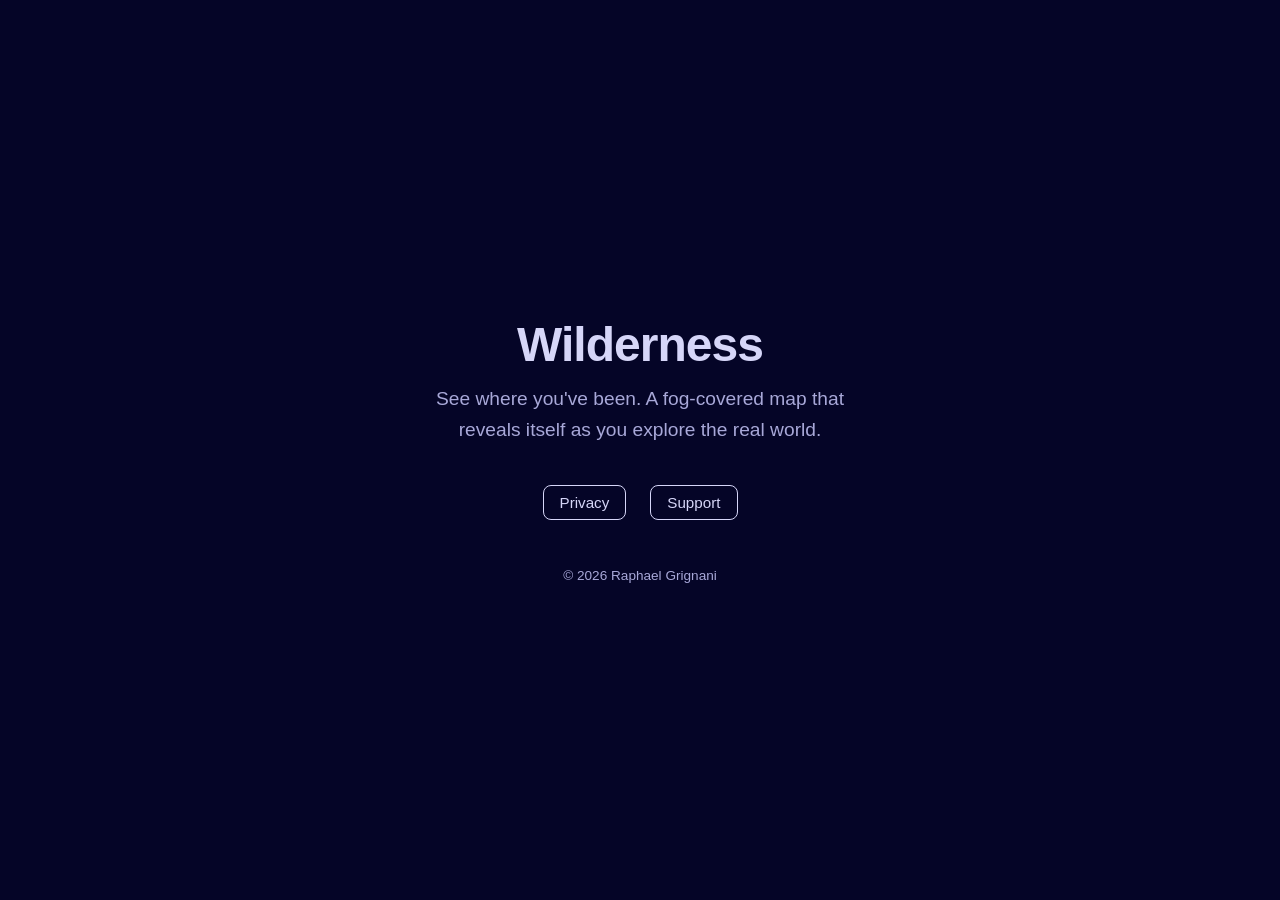
<file: index.html>
<!DOCTYPE html>
<html lang="en">
<head>
  <meta charset="UTF-8">
  <meta name="viewport" content="width=device-width, initial-scale=1.0">
  <title>Wilderness</title>
  <style>
    * { margin: 0; padding: 0; box-sizing: border-box; }
    body {
      font-family: -apple-system, BlinkMacSystemFont, 'Segoe UI', Roboto, sans-serif;
      min-height: 100vh;
      overflow: hidden;
      background: #d6d6f8;
      color: #d6d6f8;
    }
    canvas {
      position: fixed;
      top: 0;
      left: 0;
      width: 100%;
      height: 100%;
      pointer-events: none;
    }
    .content {
      position: relative;
      z-index: 10;
      display: flex;
      flex-direction: column;
      align-items: center;
      justify-content: center;
      min-height: 100vh;
      padding: 2rem;
      text-align: center;
      pointer-events: none;
    }
    h1 {
      font-size: 3rem;
      font-weight: 700;
      letter-spacing: -0.02em;
      margin-bottom: 0.75rem;
    }
    .tagline {
      font-size: 1.2rem;
      color: #a8a8d8;
      max-width: 460px;
      line-height: 1.6;
      margin-bottom: 2.5rem;
    }
    nav {
      display: flex;
      gap: 1.5rem;
      pointer-events: auto;
    }
    nav a {
      color: #d6d6f8;
      text-decoration: none;
      font-size: 0.95rem;
      font-weight: 500;
      padding: 0.5rem 1rem;
      border: 1.5px solid #d6d6f8;
      border-radius: 8px;
      transition: background 0.2s, color 0.2s;
    }
    nav a:hover {
      background: #d6d6f8;
      color: #0f0f4c;
    }
    .footer { color: #a8a8d8; font-size: 0.85rem; margin-top: 3rem; }
  </style>
</head>
<body>
  <canvas id="fog"></canvas>
  <div class="content">
    <h1>Wilderness</h1>
    <p class="tagline">See where you've been. A fog-covered map that reveals itself as you explore the real world.</p>
    <nav>
      <a href="privacy.html">Privacy</a>
      <a href="support.html">Support</a>
    </nav>
    <p class="footer" id="footer"></p>
  </div>

  <script>
    document.getElementById('footer').textContent =
      '\u00A9 ' + new Date().getFullYear() + ' Raphael Grignani';

    const canvas = document.getElementById('fog');
    const ctx = canvas.getContext('2d');

    let w, h;
    let mouseX = -1000, mouseY = -1000;
    let isMoving = false;
    let stationaryTime = 0;
    let lastMoveTime = 0;

    // All revealed spots: { x, y, radius, opacity }
    const reveals = [];
    // Trail points while moving: { x, y, time }
    const trail = [];

    // Stationary circle growth
    let stationaryX = 0, stationaryY = 0;
    let stationaryRadius = 0;
    const maxStationaryRadius = 120;
    const stationaryGrowthRate = 40; // px per second

    // Trail width
    const trailWidth = 10;

    // How long cursor must be still before stationary mode (ms)
    const stationaryThreshold = 400;

    function resize() {
      const dpr = window.devicePixelRatio || 1;
      w = window.innerWidth;
      h = window.innerHeight;
      canvas.width = w * dpr;
      canvas.height = h * dpr;
      canvas.style.width = w + 'px';
      canvas.style.height = h + 'px';
      ctx.setTransform(dpr, 0, 0, dpr, 0, 0);
    }

    window.addEventListener('resize', resize);
    resize();

    function onMove(x, y) {
      const dx = x - mouseX;
      const dy = y - mouseY;
      const dist = Math.sqrt(dx * dx + dy * dy);

      mouseX = x;
      mouseY = y;

      if (dist > 2) {
        // Bake current stationary circle before moving on
        if (stationaryRadius > 5) {
          reveals.push({
            x: stationaryX,
            y: stationaryY,
            radius: stationaryRadius,
            opacity: 0.95
          });
        }

        isMoving = true;
        lastMoveTime = performance.now();
        stationaryRadius = 0;

        trail.push({ x, y, time: performance.now() });

        // Keep trail manageable
        if (trail.length > 2000) trail.splice(0, 500);
      }
    }

    document.addEventListener('mousemove', (e) => onMove(e.clientX, e.clientY));
    document.addEventListener('touchmove', (e) => {
      e.preventDefault();
      onMove(e.touches[0].clientX, e.touches[0].clientY);
    }, { passive: false });
    document.addEventListener('touchstart', (e) => {
      onMove(e.touches[0].clientX, e.touches[0].clientY);
    });

    let lastFrame = performance.now();

    function render(now) {
      const dt = (now - lastFrame) / 1000;
      lastFrame = now;

      const timeSinceMove = now - lastMoveTime;

      // Detect stationary
      if (timeSinceMove > stationaryThreshold && mouseX > -500) {
        if (!isMoving || stationaryRadius === 0) {
          stationaryX = mouseX;
          stationaryY = mouseY;
        }
        isMoving = false;
        stationaryRadius = Math.min(stationaryRadius + stationaryGrowthRate * dt, maxStationaryRadius);
      }

      // Bake old trail points into permanent reveals periodically
      if (trail.length > 500) {
        bakeTrail(trail.splice(0, 250));
      }

      // Draw fog
      ctx.clearRect(0, 0, w, h);

      // Fill fog layer
      ctx.fillStyle = 'rgba(1, 1, 35, 0.98)';
      ctx.fillRect(0, 0, w, h);

      // Punch through revealed areas
      ctx.globalCompositeOperation = 'destination-out';

      // Draw permanent reveals
      for (let i = 0; i < reveals.length; i++) {
        const r = reveals[i];
        const grad = ctx.createRadialGradient(r.x, r.y, 0, r.x, r.y, r.radius);
        grad.addColorStop(0, 'rgba(255,255,255,' + r.opacity + ')');
        grad.addColorStop(1, 'rgba(255,255,255,0)');
        ctx.fillStyle = grad;
        ctx.beginPath();
        ctx.arc(r.x, r.y, r.radius, 0, Math.PI * 2);
        ctx.fill();
      }

      // Draw trail as layered strokes: blurred outer + sharp inner
      if (trail.length > 1) {
        // Single gaussian blur pass over the trail
        ctx.save();
        ctx.filter = 'blur(12px)';
        ctx.strokeStyle = 'rgba(255,255,255,0.25)';
        ctx.lineWidth = trailWidth;
        ctx.lineCap = 'round';
        ctx.lineJoin = 'round';
        ctx.beginPath();
        ctx.moveTo(trail[0].x, trail[0].y);
        for (let i = 1; i < trail.length; i++) {
          ctx.lineTo(trail[i].x, trail[i].y);
        }
        ctx.stroke();
        ctx.restore();
      }

      // Draw stationary circle
      if (stationaryRadius > 0) {
        const grad = ctx.createRadialGradient(
          stationaryX, stationaryY, 0,
          stationaryX, stationaryY, stationaryRadius
        );
        grad.addColorStop(0, 'rgba(255,255,255,0.95)');
        grad.addColorStop(0.6, 'rgba(255,255,255,0.6)');
        grad.addColorStop(1, 'rgba(255,255,255,0)');
        ctx.fillStyle = grad;
        ctx.beginPath();
        ctx.arc(stationaryX, stationaryY, stationaryRadius, 0, Math.PI * 2);
        ctx.fill();
      }

      // Draw cursor glow (small constant reveal around cursor)
      if (mouseX > -500) {
        const cursorGrad = ctx.createRadialGradient(mouseX, mouseY, 0, mouseX, mouseY, 20);
        cursorGrad.addColorStop(0, 'rgba(255,255,255,0.9)');
        cursorGrad.addColorStop(1, 'rgba(255,255,255,0)');
        ctx.fillStyle = cursorGrad;
        ctx.beginPath();
        ctx.arc(mouseX, mouseY, 20, 0, Math.PI * 2);
        ctx.fill();
      }

      ctx.globalCompositeOperation = 'source-over';

      requestAnimationFrame(render);
    }

    function bakeTrail(points) {
      // Convert trail segments into permanent circular reveals
      for (let i = 0; i < points.length; i += 3) {
        reveals.push({
          x: points[i].x,
          y: points[i].y,
          radius: trailWidth * 2.5,
          opacity: 0.7
        });
      }
    }

    requestAnimationFrame(render);
  </script>
</body>
</html>
</file>
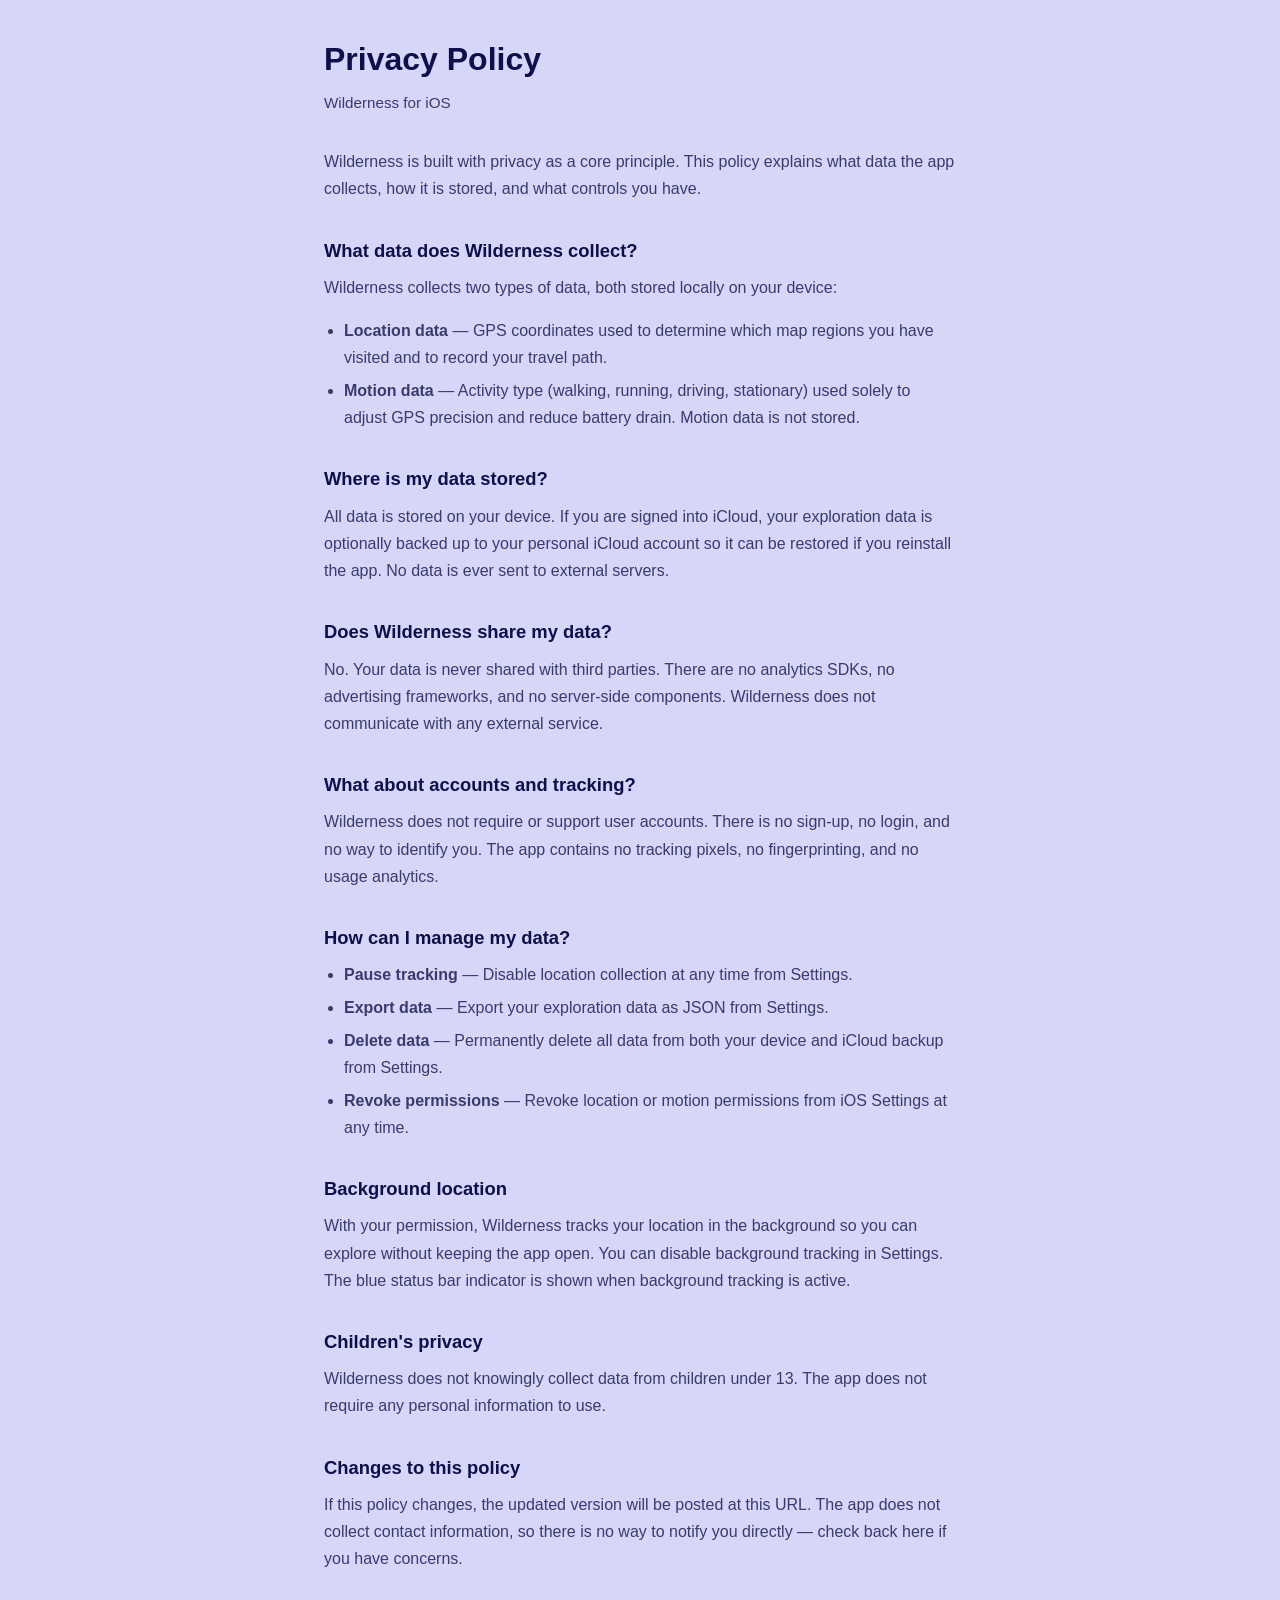
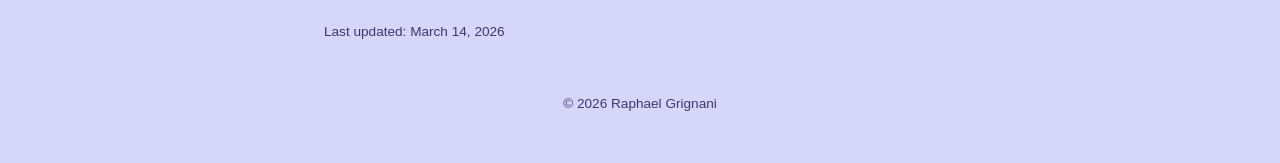
<file: privacy.html>
<!DOCTYPE html>
<html lang="en">
<head>
  <meta charset="UTF-8">
  <meta name="viewport" content="width=device-width, initial-scale=1.0">
  <title>Wilderness — Privacy Policy</title>
  <link rel="stylesheet" href="style.css">
  <style>
    .updated { color: #3a3a6e; font-size: 0.85rem; margin-top: 3rem; }
  </style>
</head>
<body>
  <h1>Privacy Policy</h1>
  <p class="app-name">Wilderness for iOS</p>

  <p>Wilderness is built with privacy as a core principle. This policy explains what data the app collects, how it is stored, and what controls you have.</p>

  <h2>What data does Wilderness collect?</h2>
  <p>Wilderness collects two types of data, both stored locally on your device:</p>
  <ul>
    <li><strong>Location data</strong> — GPS coordinates used to determine which map regions you have visited and to record your travel path.</li>
    <li><strong>Motion data</strong> — Activity type (walking, running, driving, stationary) used solely to adjust GPS precision and reduce battery drain. Motion data is not stored.</li>
  </ul>

  <h2>Where is my data stored?</h2>
  <p>All data is stored on your device. If you are signed into iCloud, your exploration data is optionally backed up to your personal iCloud account so it can be restored if you reinstall the app. No data is ever sent to external servers.</p>

  <h2>Does Wilderness share my data?</h2>
  <p>No. Your data is never shared with third parties. There are no analytics SDKs, no advertising frameworks, and no server-side components. Wilderness does not communicate with any external service.</p>

  <h2>What about accounts and tracking?</h2>
  <p>Wilderness does not require or support user accounts. There is no sign-up, no login, and no way to identify you. The app contains no tracking pixels, no fingerprinting, and no usage analytics.</p>

  <h2>How can I manage my data?</h2>
  <ul>
    <li><strong>Pause tracking</strong> — Disable location collection at any time from Settings.</li>
    <li><strong>Export data</strong> — Export your exploration data as JSON from Settings.</li>
    <li><strong>Delete data</strong> — Permanently delete all data from both your device and iCloud backup from Settings.</li>
    <li><strong>Revoke permissions</strong> — Revoke location or motion permissions from iOS Settings at any time.</li>
  </ul>

  <h2>Background location</h2>
  <p>With your permission, Wilderness tracks your location in the background so you can explore without keeping the app open. You can disable background tracking in Settings. The blue status bar indicator is shown when background tracking is active.</p>

  <h2>Children's privacy</h2>
  <p>Wilderness does not knowingly collect data from children under 13. The app does not require any personal information to use.</p>

  <h2>Changes to this policy</h2>
  <p>If this policy changes, the updated version will be posted at this URL. The app does not collect contact information, so there is no way to notify you directly — check back here if you have concerns.</p>

  <p class="updated">Last updated: March 14, 2026</p>
  <p class="footer" id="footer"></p>
  <script>document.getElementById('footer').textContent = '\u00A9 ' + new Date().getFullYear() + ' Raphael Grignani';</script>
</body>
</html>
</file>
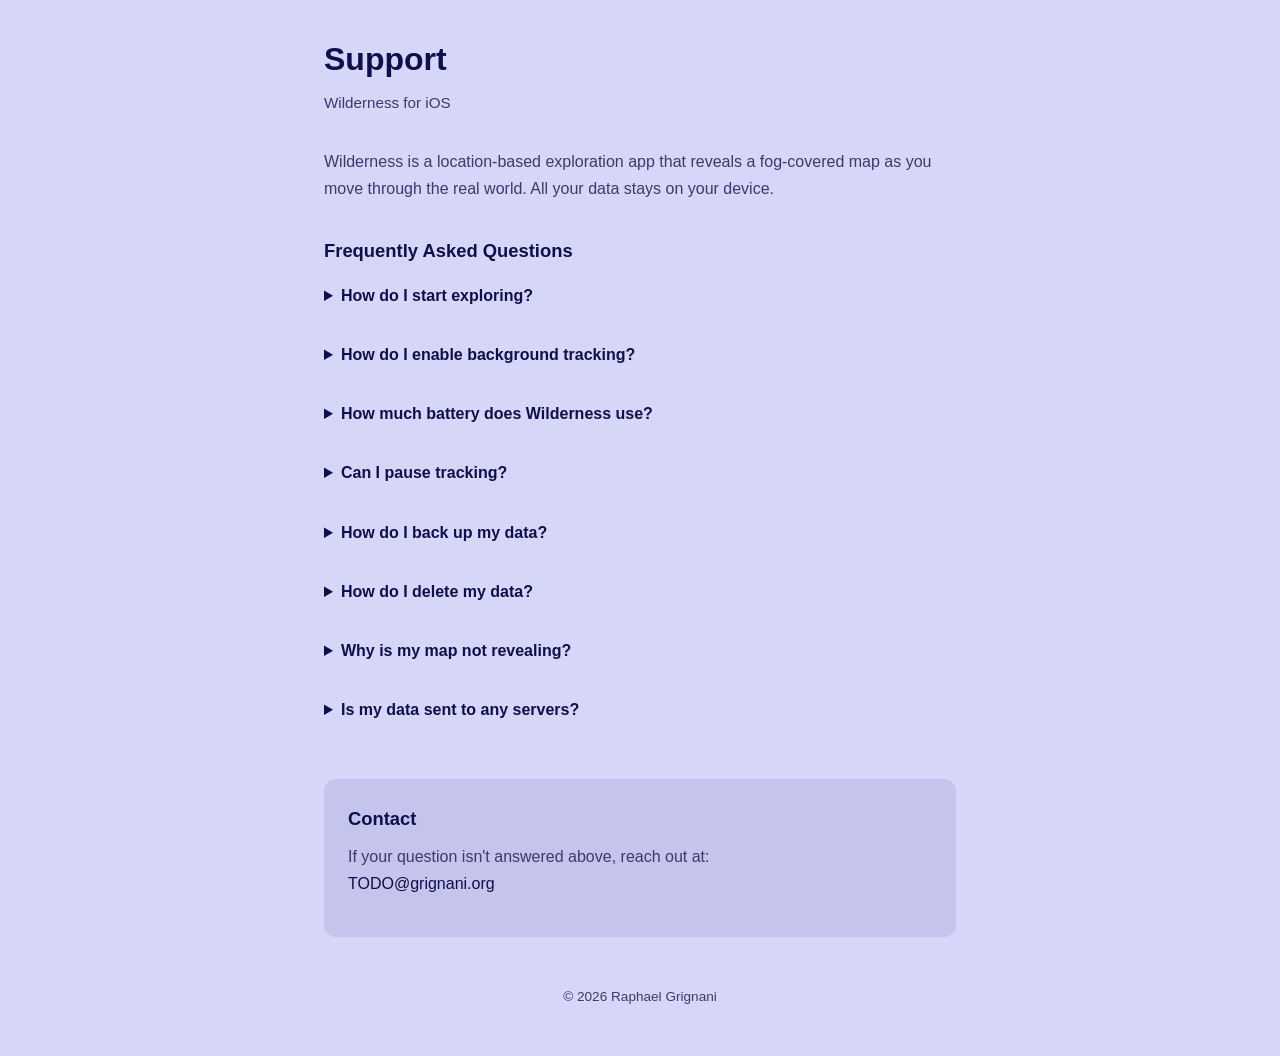
<file: support.html>
<!DOCTYPE html>
<html lang="en">
<head>
  <meta charset="UTF-8">
  <meta name="viewport" content="width=device-width, initial-scale=1.0">
  <title>Wilderness — Support</title>
  <link rel="stylesheet" href="style.css">
  <style>
    details { margin-bottom: 1rem; }
    summary {
      font-weight: 600;
      cursor: pointer;
      padding: 0.5rem 0;
      color: #0f0f4c;
    }
    details p, details ol { margin-top: 0.5rem; padding-left: 0.5rem; }
    .contact {
      margin-top: 3rem;
      padding: 1.5rem;
      background: #c4c4ec;
      border-radius: 12px;
    }
    .contact h2 { margin-top: 0; }
    .contact a { color: #0f0f4c; text-decoration: none; }
    .contact a:hover { color: #000; text-decoration: underline; }
  </style>
</head>
<body>
  <h1>Support</h1>
  <p class="app-name">Wilderness for iOS</p>

  <p>Wilderness is a location-based exploration app that reveals a fog-covered map as you move through the real world. All your data stays on your device.</p>

  <h2>Frequently Asked Questions</h2>

  <details>
    <summary>How do I start exploring?</summary>
    <p>Grant Wilderness location permission when prompted and the app will begin tracking automatically. As you move, the fog on your map will start to clear. Regions require about 15 minutes of presence to fully reveal.</p>
  </details>

  <details>
    <summary>How do I enable background tracking?</summary>
    <p>Go to iOS Settings > Wilderness > Location and select "Always." This lets Wilderness track your exploration even when you're not actively using the app. You'll see a blue indicator in your status bar when background tracking is active.</p>
  </details>

  <details>
    <summary>How much battery does Wilderness use?</summary>
    <p>Wilderness uses motion detection to adjust GPS precision based on your activity. When you're stationary, GPS is reduced to cell-tower accuracy to save battery. When you're moving, full GPS precision is used. You can check battery usage in iOS Settings > Battery.</p>
  </details>

  <details>
    <summary>Can I pause tracking?</summary>
    <p>Yes. Open Wilderness, go to Settings, and toggle "Pause App." This stops all location collection. Your existing data is preserved.</p>
  </details>

  <details>
    <summary>How do I back up my data?</summary>
    <p>If you're signed into iCloud, Wilderness automatically backs up your exploration data to your personal iCloud account. You can also export your data as JSON from Settings > Data > Export.</p>
  </details>

  <details>
    <summary>How do I delete my data?</summary>
    <p>Go to Settings > Danger Zone > Delete All Data. This permanently removes all exploration data from your device and iCloud backup. This cannot be undone.</p>
  </details>

  <details>
    <summary>Why is my map not revealing?</summary>
    <p>Check the following:</p>
    <ol>
      <li>Location permission is set to "Always" or "While Using" in iOS Settings.</li>
      <li>The app is not paused (check Settings in the app).</li>
      <li>You've spent enough time in the area — regions require about 15 minutes to fully reveal.</li>
      <li>Your GPS signal is strong enough (the app requires accuracy within 30 meters).</li>
    </ol>
  </details>

  <details>
    <summary>Is my data sent to any servers?</summary>
    <p>No. All data stays on your device. iCloud backup goes to your personal Apple account. Wilderness has no servers, no analytics, and no third-party SDKs. See our <a href="privacy">Privacy Policy</a> for details.</p>
  </details>

  <div class="contact">
    <h2>Contact</h2>
    <p>If your question isn't answered above, reach out at:<br>
    <a href="mailto:TODO@grignani.org">TODO@grignani.org</a></p>
  </div>
  <p class="footer" id="footer"></p>
  <script>document.getElementById('footer').textContent = '\u00A9 ' + new Date().getFullYear() + ' Raphael Grignani';</script>
</body>
</html>
</file>
<file: style.css>
* { margin: 0; padding: 0; box-sizing: border-box; }
body {
  font-family: -apple-system, BlinkMacSystemFont, 'Segoe UI', Roboto, sans-serif;
  line-height: 1.7;
  color: #0f0f4c;
  background: #d6d6f8;
  padding: 2rem 1.5rem;
  max-width: 680px;
  margin: 0 auto;
}
h1 { font-size: 2rem; margin-bottom: 0.25rem; }
.app-name { color: #3a3a6e; font-size: 0.95rem; margin-bottom: 2rem; }
h2 { font-size: 1.15rem; margin-top: 2rem; margin-bottom: 0.5rem; }
p { margin-bottom: 1rem; color: #3a3a6e; }
ul, ol { margin-bottom: 1rem; padding-left: 1.25rem; color: #3a3a6e; }
li { margin-bottom: 0.35rem; }
a { color: #0f0f4c; }
a:hover { color: #000; }
.footer { color: #3a3a6e; font-size: 0.85rem; margin-top: 3rem; text-align: center; }
</file>
